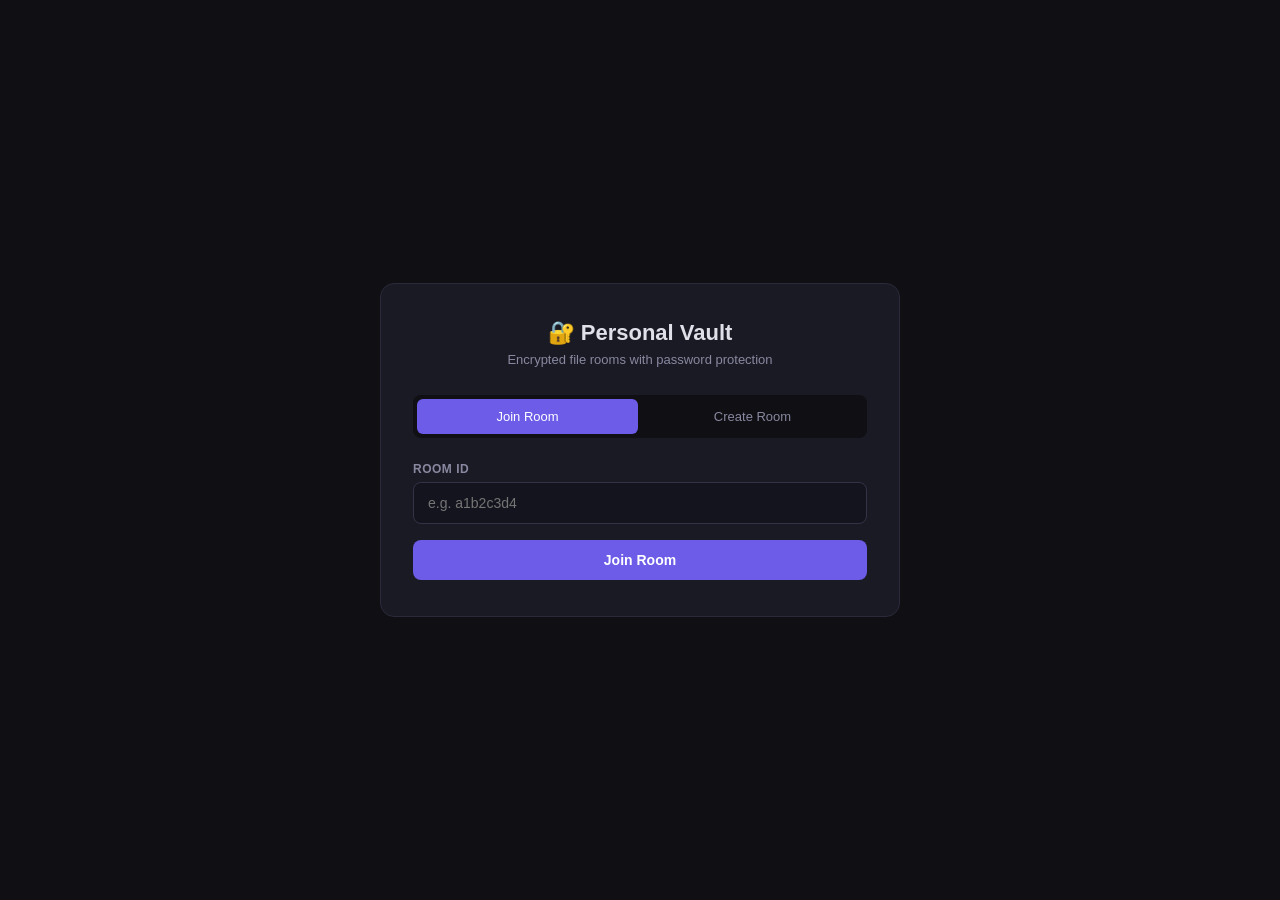
<file: index.html>
<!DOCTYPE html>
<html lang="en">
<head>
  <meta charset="UTF-8">
  <meta name="viewport" content="width=device-width, initial-scale=1.0">
  <title>Personal Vault</title>
  <link rel="stylesheet" href="css/style.css">
</head>
<body>
  <div class="container">
    <div class="card">
      <h1>🔐 Personal Vault</h1>
      <p class="subtitle">Encrypted file rooms with password protection</p>

      <div class="tabs">
        <button class="tab active" data-tab="join">Join Room</button>
        <button class="tab" data-tab="create">Create Room</button>
      </div>

      <div id="tab-join" class="tab-content active">
        <div class="form-group">
          <label for="join-room-id">Room ID</label>
          <input type="text" id="join-room-id" placeholder="e.g. a1b2c3d4" maxlength="64">
        </div>
        <button class="btn primary" id="btn-join">Join Room</button>
      </div>

      <div id="tab-create" class="tab-content">
        <div class="form-group">
          <label for="new-room-id">Room ID (optional)</label>
          <input type="text" id="new-room-id" placeholder="Leave blank to auto-generate" maxlength="64">
        </div>
        <div class="form-group">
          <label for="new-password">Room Password</label>
          <input type="password" id="new-password" placeholder="Set a password for this room" autocomplete="new-password">
        </div>
        <button class="btn primary" id="btn-create">Create Room</button>
      </div>

      <div id="error-message" class="error hidden"></div>
      <div id="status-message" class="status hidden"></div>
    </div>
  </div>

  <script src="js/crypto.js"></script>
  <script src="js/github.js"></script>
  <script src="js/app.js"></script>
</body>
</html>
</file>
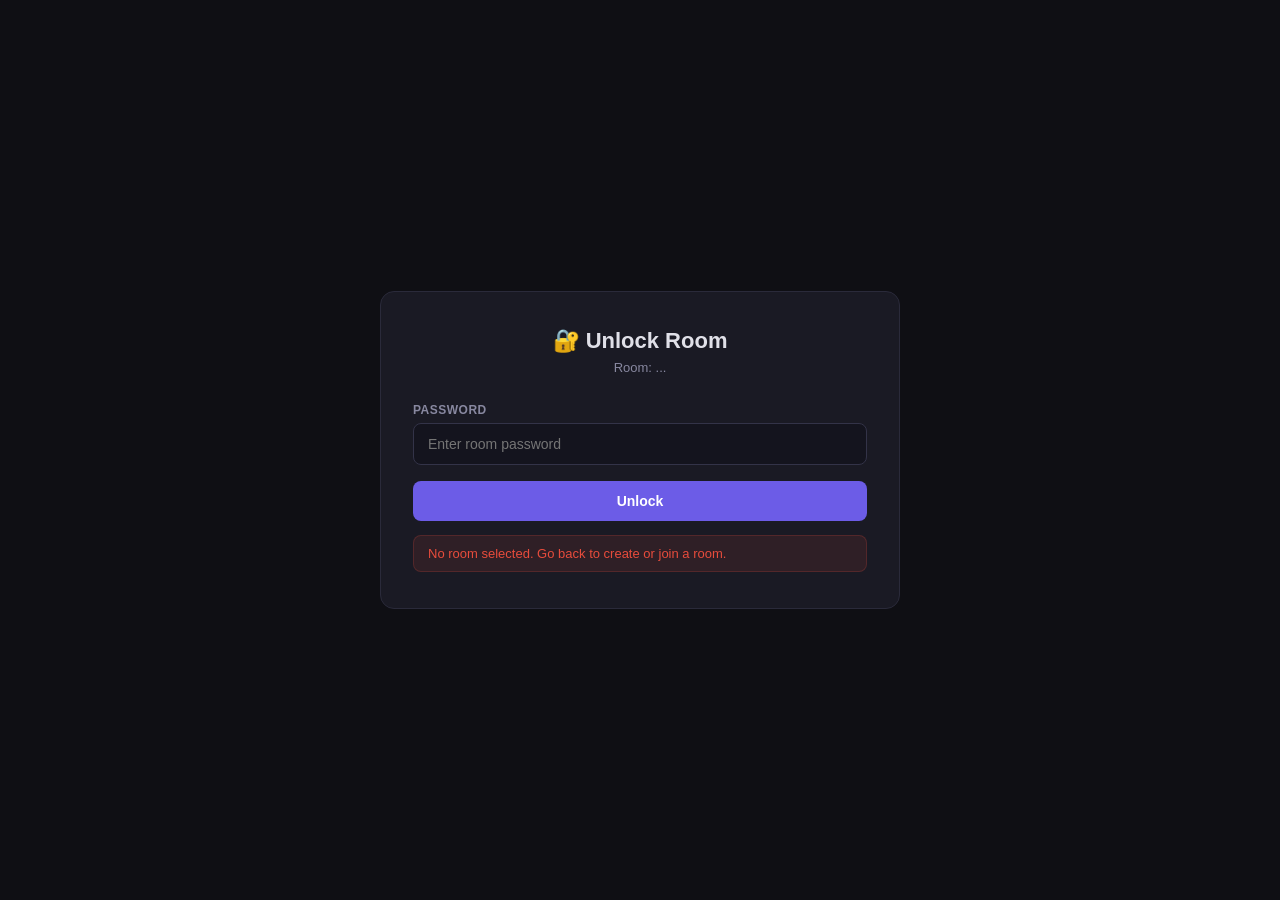
<file: room.html>
<!DOCTYPE html>
<html lang="en">
<head>
  <meta charset="UTF-8">
  <meta name="viewport" content="width=device-width, initial-scale=1.0">
  <title>Room - Personal Vault</title>
  <link rel="stylesheet" href="css/style.css">
</head>
<body>
  <div id="password-overlay" class="container">
    <div class="card">
      <h1>🔐 Unlock Room</h1>
      <p class="subtitle" id="overlay-room-id">Room: ...</p>
      <div class="form-group">
        <label for="room-password">Password</label>
        <input type="password" id="room-password" placeholder="Enter room password" autocomplete="current-password">
      </div>
      <button class="btn primary" id="btn-unlock">Unlock</button>
      <div id="overlay-error" class="error hidden"></div>
    </div>
  </div>

  <div id="dashboard" class="container hidden">
    <div class="card">
      <div class="header">
        <h2>🏠 <span id="dash-room-id">...</span></h2>
        <span class="room-id-badge" id="room-url-badge">Share Link</span>
        <button class="btn small danger" id="btn-lock">Lock</button>
      </div>

      <div class="section">
        <div class="section-title">📎 Files</div>
        <div class="upload-area" id="upload-area">
          <p>Click or drop files here</p>
          <input type="file" id="file-input" multiple>
        </div>
        <ul class="file-list" id="file-list"></ul>
        <div id="files-empty" class="empty-state">No files uploaded yet</div>
        <div class="progress-bar hidden" id="upload-progress-bar"><div class="progress-fill" id="upload-progress-fill"></div></div>
        <div class="storage-info"><span id="storage-used">0 MB</span> / 30 MB used</div>
      </div>

      <div class="section">
        <div class="section-title">📝 Notes</div>
        <div class="note-area">
          <textarea id="note-text" placeholder="Write notes here..."></textarea>
        </div>
        <button class="btn small primary" id="btn-save-note">Save Note</button>
      </div>

      <div class="section">
        <div class="section-title">🔗 Quick Links</div>
        <div class="link-row">
          <input type="text" id="link-url" placeholder="https://...">
          <input type="text" id="link-label" placeholder="Label (optional)" style="max-width:160px">
          <button class="btn small primary" id="btn-add-link">Add</button>
        </div>
        <ul class="link-list" id="link-list"></ul>
        <div id="links-empty" class="empty-state">No links added yet</div>
      </div>

      <div id="dash-error" class="error hidden"></div>
    </div>
  </div>

  <script src="js/crypto.js"></script>
  <script src="js/github.js"></script>
  <script src="js/room.js"></script>
</body>
</html>
</file>
<file: css/style.css>
* {
  margin: 0;
  padding: 0;
  box-sizing: border-box;
}

:root {
  --bg: #0f0f14;
  --card: #1a1a24;
  --card-border: #2a2a3a;
  --text: #e0e0e8;
  --text-muted: #8888a0;
  --primary: #6c5ce7;
  --primary-hover: #7d6ff0;
  --danger: #e74c3c;
  --success: #2ecc71;
  --input-bg: #14141e;
  --input-border: #333348;
  --radius: 10px;
}

body {
  font-family: -apple-system, BlinkMacSystemFont, 'Segoe UI', Roboto, sans-serif;
  background: var(--bg);
  color: var(--text);
  min-height: 100vh;
  display: flex;
  align-items: center;
  justify-content: center;
  padding: 20px;
}

.container {
  width: 100%;
  max-width: 520px;
}

.card {
  background: var(--card);
  border: 1px solid var(--card-border);
  border-radius: 14px;
  padding: 36px 32px;
}

h1 {
  font-size: 22px;
  font-weight: 700;
  text-align: center;
  margin-bottom: 6px;
}

.subtitle {
  text-align: center;
  color: var(--text-muted);
  font-size: 13px;
  margin-bottom: 28px;
}

.tabs {
  display: flex;
  gap: 4px;
  margin-bottom: 24px;
  background: var(--bg);
  border-radius: 8px;
  padding: 4px;
}

.tab {
  flex: 1;
  padding: 10px 16px;
  border: none;
  background: transparent;
  color: var(--text-muted);
  font-size: 13px;
  font-weight: 500;
  border-radius: 6px;
  cursor: pointer;
  transition: all 0.2s;
}

.tab.active {
  background: var(--primary);
  color: #fff;
}

.tab:hover:not(.active) {
  color: var(--text);
}

.tab-content {
  display: none;
}

.tab-content.active {
  display: block;
}

.form-group {
  margin-bottom: 16px;
}

label {
  display: block;
  font-size: 12px;
  font-weight: 600;
  color: var(--text-muted);
  text-transform: uppercase;
  letter-spacing: 0.5px;
  margin-bottom: 6px;
}

input[type="text"],
input[type="password"],
textarea {
  width: 100%;
  padding: 12px 14px;
  background: var(--input-bg);
  border: 1px solid var(--input-border);
  border-radius: 8px;
  color: var(--text);
  font-size: 14px;
  font-family: inherit;
  outline: none;
  transition: border-color 0.2s;
}

input:focus, textarea:focus {
  border-color: var(--primary);
}

.btn {
  width: 100%;
  padding: 12px 20px;
  border: none;
  border-radius: 8px;
  font-size: 14px;
  font-weight: 600;
  cursor: pointer;
  transition: all 0.2s;
}

.btn.primary {
  background: var(--primary);
  color: #fff;
}

.btn.primary:hover {
  background: var(--primary-hover);
}

.btn.danger {
  background: var(--danger);
  color: #fff;
}

.btn.small {
  width: auto;
  padding: 6px 12px;
  font-size: 12px;
  border-radius: 6px;
}

.btn:disabled {
  opacity: 0.5;
  cursor: not-allowed;
}

.error, .status {
  margin-top: 14px;
  padding: 10px 14px;
  border-radius: 8px;
  font-size: 13px;
}

.error {
  background: rgba(231, 76, 60, 0.1);
  color: var(--danger);
  border: 1px solid rgba(231, 76, 60, 0.2);
}

.status {
  background: rgba(46, 204, 113, 0.1);
  color: var(--success);
  border: 1px solid rgba(46, 204, 113, 0.2);
}

.hidden {
  display: none;
}

/* Room Dashboard */
.header {
  display: flex;
  align-items: center;
  justify-content: space-between;
  margin-bottom: 20px;
}

.header h2 {
  font-size: 16px;
  font-weight: 600;
}

.room-id-badge {
  font-size: 11px;
  color: var(--text-muted);
  background: var(--input-bg);
  padding: 4px 10px;
  border-radius: 20px;
  font-family: monospace;
  letter-spacing: 1px;
}

.section {
  border: 1px solid var(--card-border);
  border-radius: 10px;
  padding: 18px;
  margin-bottom: 16px;
}

.section-title {
  font-size: 12px;
  font-weight: 600;
  text-transform: uppercase;
  letter-spacing: 0.5px;
  color: var(--text-muted);
  margin-bottom: 12px;
  display: flex;
  align-items: center;
  gap: 6px;
}

.file-list {
  list-style: none;
}

.file-item {
  display: flex;
  align-items: center;
  justify-content: space-between;
  padding: 10px 12px;
  border-radius: 8px;
  background: var(--input-bg);
  margin-bottom: 6px;
}

.file-item:last-child {
  margin-bottom: 0;
}

.file-info {
  display: flex;
  align-items: center;
  gap: 10px;
  overflow: hidden;
}

.file-icon {
  font-size: 18px;
  flex-shrink: 0;
}

.file-name {
  font-size: 13px;
  font-weight: 500;
  white-space: nowrap;
  overflow: hidden;
  text-overflow: ellipsis;
}

.file-size {
  font-size: 11px;
  color: var(--text-muted);
}

.file-actions {
  display: flex;
  gap: 6px;
  flex-shrink: 0;
}

.upload-area {
  border: 2px dashed var(--input-border);
  border-radius: 10px;
  padding: 24px;
  text-align: center;
  cursor: pointer;
  transition: border-color 0.2s;
  margin-bottom: 12px;
}

.upload-area:hover, .upload-area.drag-over {
  border-color: var(--primary);
}

.upload-area p {
  color: var(--text-muted);
  font-size: 13px;
}

.upload-area input {
  display: none;
}

.note-area {
  margin-bottom: 12px;
}

.note-area textarea {
  min-height: 80px;
  resize: vertical;
}

.link-row {
  display: flex;
  gap: 8px;
  margin-bottom: 8px;
}

.link-row input {
  flex: 1;
}

.link-list {
  list-style: none;
  margin-bottom: 8px;
}

.link-item {
  display: flex;
  align-items: center;
  justify-content: space-between;
  padding: 8px 12px;
  background: var(--input-bg);
  border-radius: 6px;
  margin-bottom: 4px;
  font-size: 13px;
}

.link-item a {
  color: var(--primary);
  text-decoration: none;
  overflow: hidden;
  text-overflow: ellipsis;
  white-space: nowrap;
}

.link-item a:hover {
  text-decoration: underline;
}

.empty-state {
  text-align: center;
  padding: 20px;
  color: var(--text-muted);
  font-size: 13px;
}

.progress-bar {
  width: 100%;
  height: 4px;
  background: var(--input-border);
  border-radius: 2px;
  margin-top: 12px;
  overflow: hidden;
}

.progress-fill {
  height: 100%;
  background: var(--primary);
  border-radius: 2px;
  transition: width 0.3s;
  width: 0%;
}

.storage-info {
  font-size: 11px;
  color: var(--text-muted);
  text-align: center;
  margin-top: 8px;
}

.btn-group {
  display: flex;
  gap: 8px;
}
</file>
